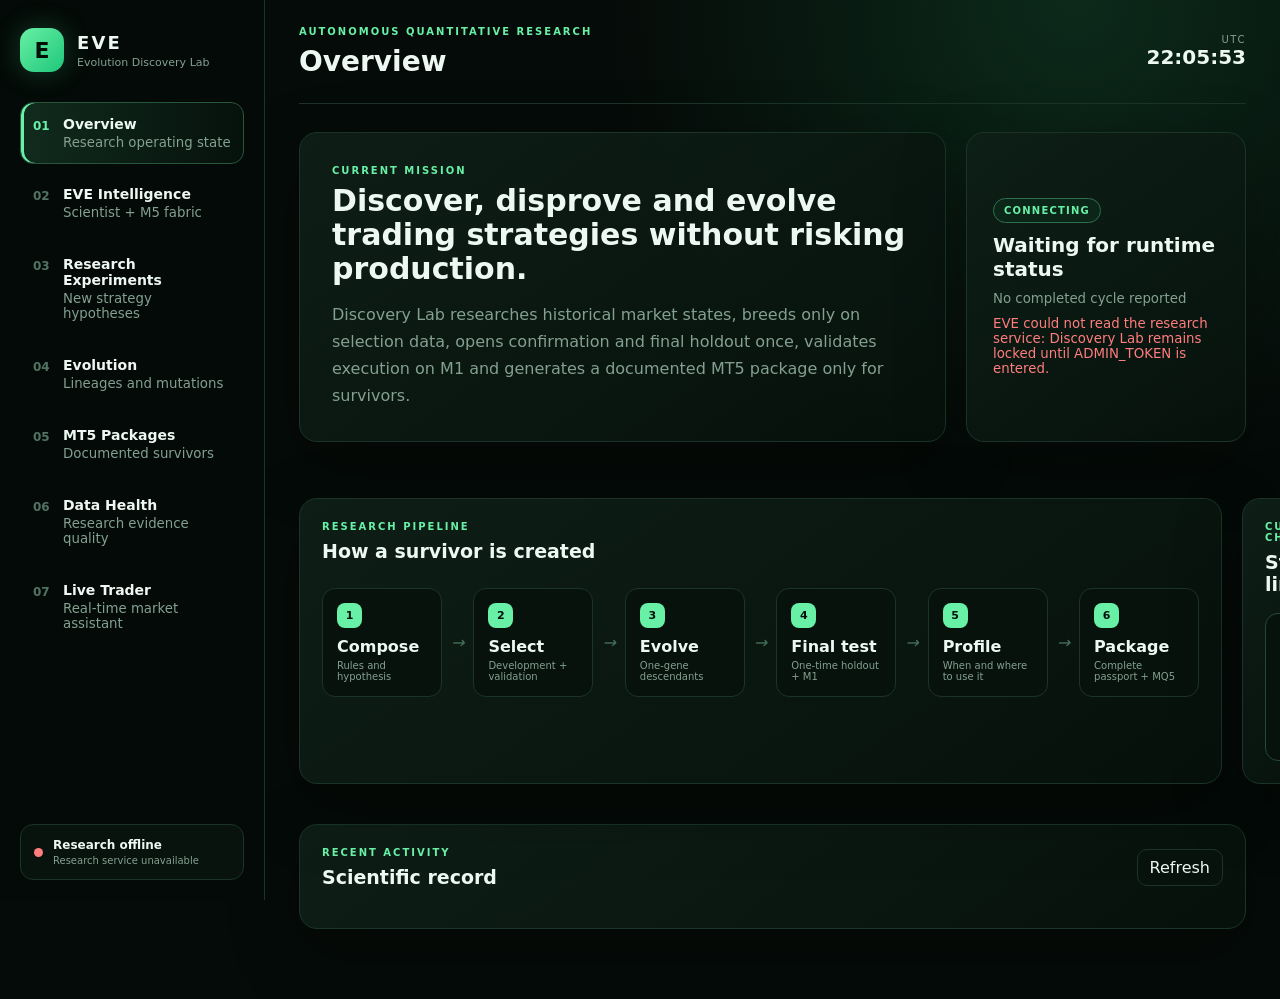
<file: frontend/index.html>
<!doctype html>
<html lang="en">
<head>
  <meta charset="utf-8">
  <meta name="viewport" content="width=device-width, initial-scale=1">
  <meta name="theme-color" content="#07110d">
  <title>EVE Evolution Discovery Lab</title>
  <link rel="stylesheet" href="styles.css">
</head>
<body>
  <div class="shell">
    <aside class="sidebar">
      <div class="brand"><div class="brand-mark">E</div><div><strong>EVE</strong><span>Evolution Discovery Lab</span></div></div>
      <nav id="nav">
        <button class="nav-item active" data-view="overview"><span>01</span><b>Overview</b><small>Research operating state</small></button>
        <button class="nav-item" data-view="intelligence"><span>02</span><b>EVE Intelligence</b><small>Scientist + M5 fabric</small></button>
        <button class="nav-item" data-view="candidates"><span>03</span><b>Research Experiments</b><small>New strategy hypotheses</small></button>
        <button class="nav-item" data-view="evolution"><span>04</span><b>Evolution</b><small>Lineages and mutations</small></button>
        <button class="nav-item" data-view="mt5"><span>05</span><b>MT5 Packages</b><small>Documented survivors</small></button>
        <button class="nav-item" data-view="data"><span>06</span><b>Data Health</b><small>Research evidence quality</small></button>
      </nav>
      <div class="sidebar-foot"><span class="dot" id="healthDot"></span><div><strong id="healthText">Connecting</strong><small id="workerText">Railway worker</small></div></div>
    </aside>

    <main>
      <header class="topbar"><div><p class="eyebrow">AUTONOMOUS QUANTITATIVE RESEARCH</p><h1 id="pageTitle">Overview</h1></div><div class="clock"><span>UTC</span><strong id="clock">--:--:--</strong></div></header>

      <section class="view active" id="view-overview">
        <div class="hero">
          <div><p class="eyebrow">CURRENT MISSION</p><h2>Discover, disprove and evolve trading strategies without risking production.</h2><p>Discovery Lab researches historical market states, breeds only on selection data, opens confirmation and final holdout once, validates execution on M1 and generates a documented MT5 package only for survivors.</p></div>
          <div class="worker-card"><span class="status-pill" id="workerStatus">CONNECTING</span><strong id="lastAction">Waiting for runtime status</strong><small id="lastCycle">No completed cycle reported</small><small class="error" id="lastError"></small></div>
        </div>
        <div class="integrity-strip" id="integrityStrip"></div>
        <div class="metrics" id="metrics"></div>
        <div class="grid two">
          <article class="panel"><div class="panel-head"><div><p class="eyebrow">RESEARCH PIPELINE</p><h3>How a survivor is created</h3></div></div><div class="pipeline"><div><b>1</b><span>Compose</span><small>Rules and hypothesis</small></div><i>→</i><div><b>2</b><span>Select</span><small>Development + validation</small></div><i>→</i><div><b>3</b><span>Evolve</span><small>One-gene descendants</small></div><i>→</i><div><b>4</b><span>Final test</span><small>One-time holdout + M1</small></div><i>→</i><div><b>5</b><span>Profile</span><small>When and where to use it</small></div><i>→</i><div><b>6</b><span>Package</span><small>Complete passport + MQ5</small></div></div></article>
          <article class="panel"><div class="panel-head"><div><p class="eyebrow">CURRENT CHAMPION</p><h3>Strongest lineage</h3></div></div><div id="topLineage" class="feature-card empty">No lineage has survived selection yet.</div></article>
        </div>
        <article class="panel"><div class="panel-head"><div><p class="eyebrow">RECENT ACTIVITY</p><h3>Scientific record</h3></div><button class="ghost" data-refresh>Refresh</button></div><div id="events" class="events"></div></article>
      </section>

      <section class="view" id="view-intelligence">
        <div class="section-intro"><div><p class="eyebrow">EVE AUTONOMOUS SCIENTIST</p><h2>Intelligence & Multi-Timeframe Fabric</h2><p>This is EVE's multi-timeframe brain. The every-M5 fabric carries causal M1, M15, derived M30, H1, H4 and Daily context. A hard integrity audit controls dataset authority, and this screen shows whether Scientist v2 is actively researching the fabric.</p></div><button class="ghost" data-intelligence-refresh>Refresh now</button></div>
        <div class="health-summary" id="fabricSummary"><div><span class="status-orb warn"></span><div><p class="eyebrow">FABRIC STATUS</p><h3>LOADING</h3><p>Reading EVE's multi-timeframe research fabric.</p></div></div></div>
        <div class="metrics" id="fabricMetrics"></div>
        <div class="grid two">
          <article class="panel"><div class="panel-head"><div><p class="eyebrow">TIMEFRAME VISION</p><h3>What EVE can see at each M5 decision</h3></div></div><div id="timeframeFabric" class="checks"></div></article>
          <article class="panel"><div class="panel-head"><div><p class="eyebrow">HARD DATASET AUTHORITY</p><h3>Every-M5 integrity & scientist authority</h3></div></div><div id="fabricGates" class="checks"></div></article>
        </div>
        <div class="grid two">
          <article class="panel"><div class="panel-head"><div><p class="eyebrow">SCIENTIST RUNTIME</p><h3>Learning activity</h3></div></div><div id="scientistRuntime" class="feature-card empty">Loading scientist state.</div></article>
          <article class="panel"><div class="panel-head"><div><p class="eyebrow">LIVE PATTERN RADAR</p><h3>Validated discoveries being watched</h3></div></div><div id="liveRadar" class="cards"></div></article>
        </div>
        <div class="grid two">
          <article class="panel"><div class="panel-head"><div><p class="eyebrow">RESEARCH DIRECTOR</p><h3>Where EVE is spending research effort</h3></div></div><div id="researchDirector" class="feature-card empty">Waiting for the first directed science cycle.</div></article>
          <article class="panel"><div class="panel-head"><div><p class="eyebrow">STRATEGY ABLATION</p><h3>Removing conditions that do not earn their place</h3></div></div><div id="ablationSummary" class="feature-card empty">Waiting for a qualified hypothesis to simplify.</div></article>
        </div>
        <article class="panel"><div class="panel-head"><div><p class="eyebrow">LATEST SCIENTIFIC HYPOTHESES</p><h3>What EVE has been investigating</h3></div></div><div id="scientistHypotheses" class="cards"></div></article>
      </section>

      <section class="view" id="view-candidates">
        <div class="section-intro"><div><p class="eyebrow">HYPOTHESES UNDER TEST</p><h2>Research Experiments</h2><p>These are candidate ideas tested only on development and selection validation. Confirmation and final holdout stay sealed while strategies are being selected or mutated.</p></div></div>
        <div class="filter-row"><button class="chip active" data-candidate-filter="all">All</button><button class="chip" data-candidate-filter="promising">Passed selection</button><button class="chip" data-candidate-filter="rejected">Rejected</button><button class="chip" data-candidate-filter="queued">Queued</button></div>
        <div id="candidateList" class="cards"></div>
      </section>

      <section class="view" id="view-evolution">
        <div class="section-intro"><div><p class="eyebrow">CONTROLLED EVOLUTION</p><h2>Evolution</h2><p>Children alter one gene and compete using selection validation only. Once a mature champion opens the final holdout, its lineage is retired so that evidence cannot be reused for breeding.</p></div></div>
        <div id="lineageList" class="cards"></div>
        <article class="panel mutation-panel"><div class="panel-head"><div><p class="eyebrow">PARENT VS CHILD</p><h3>Recent mutation decisions</h3></div></div><div id="mutationList" class="cards"></div></article>
      </section>

      <section class="view" id="view-mt5">
        <div class="section-intro"><div><p class="eyebrow">FINAL SURVIVORS ONLY</p><h2>MT5 Packages</h2><p>Every download is locked until EVE has completed the strategy profile: exact market, timeframe, operating window, strongest conditions, weak conditions and evidence. Legacy survivors are automatically re-tested rather than filled with guessed information.</p></div></div>
        <div class="warning"><b>Safety:</b> Trading is OFF by default. A complete Trading Passport and the Discovery admin token are both required before download.</div>
        <div id="packageList" class="cards package-cards"></div>
      </section>

      <section class="view" id="view-data">
        <div class="section-intro"><div><p class="eyebrow">IMMUTABLE RESEARCH INPUT</p><h2>Data Health</h2><p id="snapshotDefinition">A snapshot is one completed research market state, not a raw tick.</p></div></div>
        <div class="health-summary" id="dataHealthSummary"></div>
        <div class="metrics data-metrics" id="dataMetrics"></div>
        <div class="grid two">
          <article class="panel"><div class="panel-head"><div><p class="eyebrow">AVAILABLE DATASETS</p><h3>Market coverage</h3></div></div><div id="datasetList" class="dataset-list"></div></article>
          <article class="panel"><div class="panel-head"><div><p class="eyebrow">PRODUCTION BOUNDARY</p><h3>Read-only source access</h3></div></div><div id="boundaryStatus" class="boundary"></div></article>
        </div>
        <article class="panel"><div class="panel-head"><div><p class="eyebrow">QUALITY CHECKS</p><h3>Evidence readiness</h3></div></div><div id="qualityChecks" class="checks"></div></article>
      </section>
    </main>
  </div>
  <script src="app.js"></script>
  <script src="intelligence.js"></script>
  <script src="evidence_panel.js"></script>
  <script src="live_trader_cost_guard.js"></script>
  <script src="live_trader.js?v=101"></script>
  <script src="live_trader_events.js?v=101"></script>
  <script src="live_trader_breakout_language_v54.js"></script>
  <script src="live_trader_session_outlook_v55.js?v=101"></script>
  <script src="live_trader_academy.js?v=101"></script>
  <script src="live_trader_intelligence_meter.js?v=101"></script>
</body>
</html>
</file>
<file: frontend/styles.css>
:root{--bg:#050b08;--panel:#0a1711;--panel2:#07110d;--line:#1b3427;--text:#eef8f2;--muted:#83a091;--green:#68f0a6;--green2:#1fc77a;--amber:#f0c66a;--red:#ff7d7d;--blue:#74baff;--shadow:0 22px 70px rgba(0,0,0,.28)}
*{box-sizing:border-box}html{background:var(--bg);color:var(--text);font-family:Inter,ui-sans-serif,system-ui,-apple-system,Segoe UI,sans-serif}body{margin:0;min-height:100vh;background:radial-gradient(circle at 84% 0,#0c2a1b 0,transparent 32%),var(--bg)}button{font:inherit}.shell{display:grid;grid-template-columns:265px minmax(0,1fr);min-height:100vh}.sidebar{position:sticky;top:0;height:100vh;padding:28px 20px 20px;border-right:1px solid var(--line);background:rgba(4,11,8,.95);display:flex;flex-direction:column;overflow:auto}.brand{display:flex;gap:13px;align-items:center;margin-bottom:30px}.brand-mark{width:44px;height:44px;border-radius:14px;background:linear-gradient(135deg,var(--green),var(--green2));display:grid;place-items:center;color:#03100a;font-weight:900;font-size:22px;box-shadow:0 0 28px rgba(98,243,165,.22)}.brand strong{display:block;font-size:18px;letter-spacing:.12em}.brand span{display:block;font-size:11px;color:var(--muted);margin-top:3px}.sidebar nav{display:grid;gap:8px}.nav-item{display:grid;grid-template-columns:30px 1fr;text-align:left;border:1px solid transparent;background:transparent;color:var(--text);padding:13px 12px;border-radius:13px;cursor:pointer}.nav-item span{grid-row:1/3;color:#527363;font-weight:800;font-size:12px;padding-top:3px}.nav-item b{font-size:14px}.nav-item small{color:var(--muted);margin-top:3px}.nav-item:hover{background:#0a1711}.nav-item.active{border-color:#28563d;background:linear-gradient(90deg,rgba(98,243,165,.14),rgba(98,243,165,.03));box-shadow:inset 3px 0 0 var(--green)}.nav-item.active span{color:var(--green)}.sidebar-foot{margin-top:auto;border:1px solid var(--line);background:#08130e;padding:13px;border-radius:13px;display:flex;gap:10px;align-items:center}.dot{width:9px;height:9px;border-radius:50%;background:#777}.dot.ok{background:var(--green);box-shadow:0 0 16px var(--green)}.dot.bad{background:var(--red)}.sidebar-foot strong,.sidebar-foot small{display:block}.sidebar-foot strong{font-size:12px}.sidebar-foot small{color:var(--muted);font-size:10px;margin-top:3px}main{min-width:0;padding:0 34px 50px}.topbar{height:104px;display:flex;justify-content:space-between;align-items:center;border-bottom:1px solid var(--line);margin-bottom:28px}.eyebrow{font-size:10px;letter-spacing:.2em;font-weight:800;color:var(--green);margin:0 0 8px}.topbar h1,.section-intro h2{margin:0;font-size:28px}.clock{text-align:right}.clock span{display:block;color:var(--muted);font-size:10px;letter-spacing:.16em}.clock strong{font-variant-numeric:tabular-nums;font-size:20px}.view{display:none}.view.active{display:block}.hero{display:grid;grid-template-columns:minmax(0,1.6fr) minmax(280px,.65fr);gap:20px;margin-bottom:18px}.hero>div,.panel,.metric,.warning,.health-summary{border:1px solid var(--line);background:linear-gradient(145deg,rgba(14,31,23,.96),rgba(7,17,12,.96));border-radius:18px;box-shadow:var(--shadow)}.hero>div:first-child{padding:32px}.hero h2{font-size:30px;line-height:1.14;margin:0 0 14px;max-width:850px}.hero p:not(.eyebrow){color:var(--muted);line-height:1.7;margin:0}.worker-card{padding:26px;display:flex;flex-direction:column;justify-content:center;gap:10px}.worker-card strong{font-size:20px}.worker-card small{color:var(--muted)}.worker-card .error{color:var(--red)}.status-pill{align-self:flex-start;padding:6px 10px;border-radius:999px;border:1px solid #2f6f4e;color:var(--green);background:#0b2518;font-size:10px;font-weight:900;letter-spacing:.12em}.status-pill.error{color:var(--red);border-color:#743c3c;background:#281010}.integrity-strip{display:grid;grid-template-columns:repeat(4,1fr);gap:10px;margin-bottom:18px}.integrity,.check{border:1px solid var(--line);background:#07120d;border-radius:13px;padding:13px;display:flex;gap:10px;align-items:flex-start}.integrity>span,.check>span{width:25px;height:25px;display:grid;place-items:center;border-radius:50%;font-weight:900;flex:0 0 auto}.integrity.ok>span,.check.ok>span{background:#103a25;color:var(--green)}.integrity.bad>span,.check.bad>span{background:#3c1515;color:var(--red)}.integrity b,.integrity small,.check b,.check small{display:block}.integrity b,.check b{font-size:12px}.integrity small,.check small{font-size:10px;color:var(--muted);margin-top:4px;line-height:1.4}.metrics{display:grid;grid-template-columns:repeat(6,minmax(120px,1fr));gap:12px;margin:0 0 20px}.metric{padding:18px}.metric span{color:var(--muted);font-size:11px;display:block}.metric strong{display:block;font-size:27px;margin-top:8px}.metric small{color:#648475;font-size:10px}.grid.two{display:grid;grid-template-columns:1fr 1fr;gap:20px;margin-bottom:20px}.panel{padding:22px;margin-bottom:20px}.panel-head{display:flex;align-items:center;justify-content:space-between;gap:20px;margin-bottom:18px}.panel h3{margin:0;font-size:19px}.muted{color:var(--muted);line-height:1.65}.pipeline{display:flex;align-items:center;gap:9px;overflow-x:auto;padding:8px 0}.pipeline div{min-width:120px;border:1px solid var(--line);border-radius:13px;padding:14px;background:#07120d}.pipeline b{width:25px;height:25px;border-radius:8px;display:grid;place-items:center;background:var(--green);color:#03100a;font-size:11px}.pipeline span,.pipeline small{display:block}.pipeline span{font-weight:800;margin-top:9px}.pipeline small{color:var(--muted);font-size:10px;margin-top:4px}.pipeline i{color:#47715d}.feature-card{border:1px solid #254936;border-radius:13px;padding:16px;background:#07120d}.feature-card.empty{color:var(--muted)}.events{display:grid}.event{display:grid;grid-template-columns:150px 130px 1fr;gap:14px;padding:13px 4px;border-top:1px solid var(--line)}.event:first-child{border-top:0}.event time,.event span{color:var(--muted);font-size:11px}.event b{font-size:13px}.event.success b{color:var(--green)}.event.error b{color:var(--red)}.event.warning b{color:var(--amber)}.ghost,.chip{border:1px solid var(--line);color:var(--text);background:#07120d;padding:8px 12px;border-radius:10px;cursor:pointer}.ghost:hover,.chip:hover,.chip.active{border-color:#398660;color:var(--green)}.section-intro{display:flex;justify-content:space-between;margin-bottom:20px}.section-intro p:not(.eyebrow){color:var(--muted);max-width:900px;line-height:1.65}.filter-row{display:flex;flex-wrap:wrap;gap:8px;margin-bottom:18px}.cards{display:grid;grid-template-columns:repeat(2,minmax(0,1fr));gap:16px}.card{border:1px solid var(--line);border-radius:17px;background:linear-gradient(145deg,#0d1d16,#07120d);padding:20px;min-width:0}.card-top{display:flex;justify-content:space-between;gap:16px}.card h3{margin:0;font-size:17px}.card p{color:var(--muted);font-size:12px;line-height:1.55}.badge{padding:5px 9px;border:1px solid var(--line);border-radius:999px;font-size:9px;font-weight:900;letter-spacing:.1em;color:var(--muted);height:max-content;text-transform:uppercase}.badge.elite,.badge.promoted,.badge.active{color:var(--green);border-color:#2f7a52}.badge.validated,.badge.complete{color:var(--blue);border-color:#345d81}.badge.promising,.badge.queued,.badge.compile{color:var(--amber);border-color:#715d31}.badge.rejected,.badge.failed,.badge.retired{color:var(--red);border-color:#713838}.stat-row{display:grid;grid-template-columns:repeat(4,1fr);gap:8px;margin-top:14px}.stat{background:#06100b;border:1px solid #142b20;border-radius:10px;padding:10px;min-width:0}.stat span,.stat strong{display:block}.stat span{font-size:9px;color:var(--muted)}.stat strong{font-size:13px;margin-top:4px;overflow-wrap:anywhere}.rules{margin-top:13px;padding-top:13px;border-top:1px solid var(--line);display:flex;flex-wrap:wrap;gap:6px}.rules span{font-size:9px;color:#a7c5b6;border:1px solid #244736;border-radius:7px;padding:5px 7px}.evidence-note{margin-top:13px;padding:11px;border-radius:10px;background:#0b2518;border:1px solid #27563d}.evidence-note.sealed{background:#101b25;border-color:#29455d}.evidence-note b,.evidence-note span{display:block}.evidence-note b{font-size:11px}.evidence-note span{font-size:10px;color:var(--muted);margin-top:4px}.decision{min-height:36px}.dataset{color:#557666;overflow-wrap:anywhere}.timeline{display:grid;grid-template-columns:repeat(5,1fr);gap:4px;margin-top:15px}.timeline span{font-size:8px;color:#607a6d;border-top:3px solid #25392f;padding-top:6px;text-align:center}.timeline span.done{color:var(--green);border-color:var(--green2)}.mutation-panel{margin-top:22px}.change-grid{display:grid;grid-template-columns:minmax(0,1fr) 34px minmax(0,1fr);gap:10px;align-items:stretch;margin:16px 0}.change-grid>div:not(.change-arrow){border:1px solid var(--line);background:#06100b;border-radius:11px;padding:12px;min-width:0}.change-grid span,.change-grid strong{display:block}.change-grid span{font-size:9px;color:var(--muted);text-transform:uppercase}.change-grid strong{font-size:11px;line-height:1.5;margin-top:6px;overflow-wrap:anywhere}.change-arrow{display:grid;place-items:center;color:var(--green);font-weight:900}.warning{padding:14px 17px;color:var(--amber);margin-bottom:18px}.passport{margin-top:16px;border:1px solid #2c6848;background:#06130d;border-radius:14px;overflow:hidden}.passport-head{padding:13px 14px;background:#0c2c1c;display:flex;justify-content:space-between;gap:12px}.passport-head span{font-size:9px;letter-spacing:.14em;color:var(--green);font-weight:900}.passport-head strong{font-size:12px}.passport-grid{display:grid;grid-template-columns:repeat(2,1fr);gap:1px;background:var(--line)}.passport-grid div{background:#07120d;padding:12px}.passport-grid span,.passport-grid b{display:block}.passport-grid span{font-size:9px;color:var(--muted)}.passport-grid b{font-size:11px;margin-top:5px}.use-grid{display:grid;grid-template-columns:1fr 1fr;gap:14px;padding:14px}.use-grid h4{font-size:11px;margin:0 0 7px}.use-grid ul{margin:0;padding-left:17px;color:var(--muted);font-size:10px;line-height:1.55}.download-row{display:flex;gap:8px;margin-top:16px}.download{border:0;background:var(--green);color:#03100a;font-size:11px;font-weight:900;padding:10px 13px;border-radius:10px;cursor:pointer}.download.secondary{background:transparent;color:var(--green);border:1px solid #2e6f4d}.health-summary{padding:22px;margin-bottom:18px;display:flex;align-items:center;justify-content:space-between}.health-summary>div{display:flex;align-items:center;gap:14px}.health-summary h3,.health-summary p{margin:0}.health-summary p{color:var(--muted);font-size:11px;margin-top:5px}.health-summary>small{color:var(--muted)}.status-orb{width:18px;height:18px;border-radius:50%;background:#777}.status-orb.ok{background:var(--green);box-shadow:0 0 20px rgba(104,240,166,.45)}.status-orb.warn{background:var(--amber)}.status-orb.bad{background:var(--red)}.dataset-list{display:grid;gap:10px}.dataset{display:grid;grid-template-columns:1fr auto;gap:5px;border:1px solid var(--line);background:#07120d;border-radius:12px;padding:13px}.dataset div span,.dataset small{display:block;color:var(--muted);font-size:10px}.dataset strong{font-size:18px}.dataset small{grid-column:1/-1}.boundary,.checks{display:grid;gap:10px}.checks{grid-template-columns:repeat(2,1fr)}.empty-state{grid-column:1/-1;border:1px dashed #27503b;border-radius:16px;padding:34px;text-align:center;color:var(--muted)}
@media(max-width:1180px){.metrics{grid-template-columns:repeat(3,1fr)}.integrity-strip{grid-template-columns:1fr 1fr}.hero,.grid.two{grid-template-columns:1fr}.cards{grid-template-columns:1fr}}
@media(max-width:760px){.shell{display:block}.sidebar{position:relative;height:auto;padding:18px}.sidebar nav{grid-template-columns:1fr 1fr}.sidebar-foot{margin-top:16px}.brand{margin-bottom:16px}main{padding:0 16px 40px}.topbar{height:86px}.hero h2{font-size:24px}.metrics,.integrity-strip,.checks{grid-template-columns:1fr 1fr}.event{grid-template-columns:90px 1fr}.event span{display:none}.pipeline i{display:none}.stat-row,.passport-grid,.use-grid{grid-template-columns:1fr 1fr}.change-grid{grid-template-columns:1fr}.change-arrow{transform:rotate(90deg)}.health-summary{align-items:flex-start;gap:14px;flex-direction:column}}
.profile-notice{margin-top:16px;border-radius:14px;padding:18px;border:1px solid var(--line);background:#0b1711}.profile-notice b,.profile-notice p,.profile-notice small{display:block}.profile-notice b{font-size:14px}.profile-notice p{margin:8px 0;color:var(--text);font-size:12px;line-height:1.55}.profile-notice small{color:var(--muted);line-height:1.45}.profile-notice.pending{border-color:#6b592d;background:#201b0d}.profile-notice.pending b{color:var(--amber)}.profile-notice.failed{border-color:#713838;background:#241010}.profile-notice.failed b{color:var(--red)}.locked-card{border-color:#3b3425}.download.locked{background:#26352d;color:#829a8e;cursor:not-allowed}.badge.profiling,.badge.pending,.badge.retry{color:var(--amber);border-color:#715d31}.badge.blocked{color:var(--red);border-color:#713838}.package-card.ready{border-color:#265b40}
</file>
